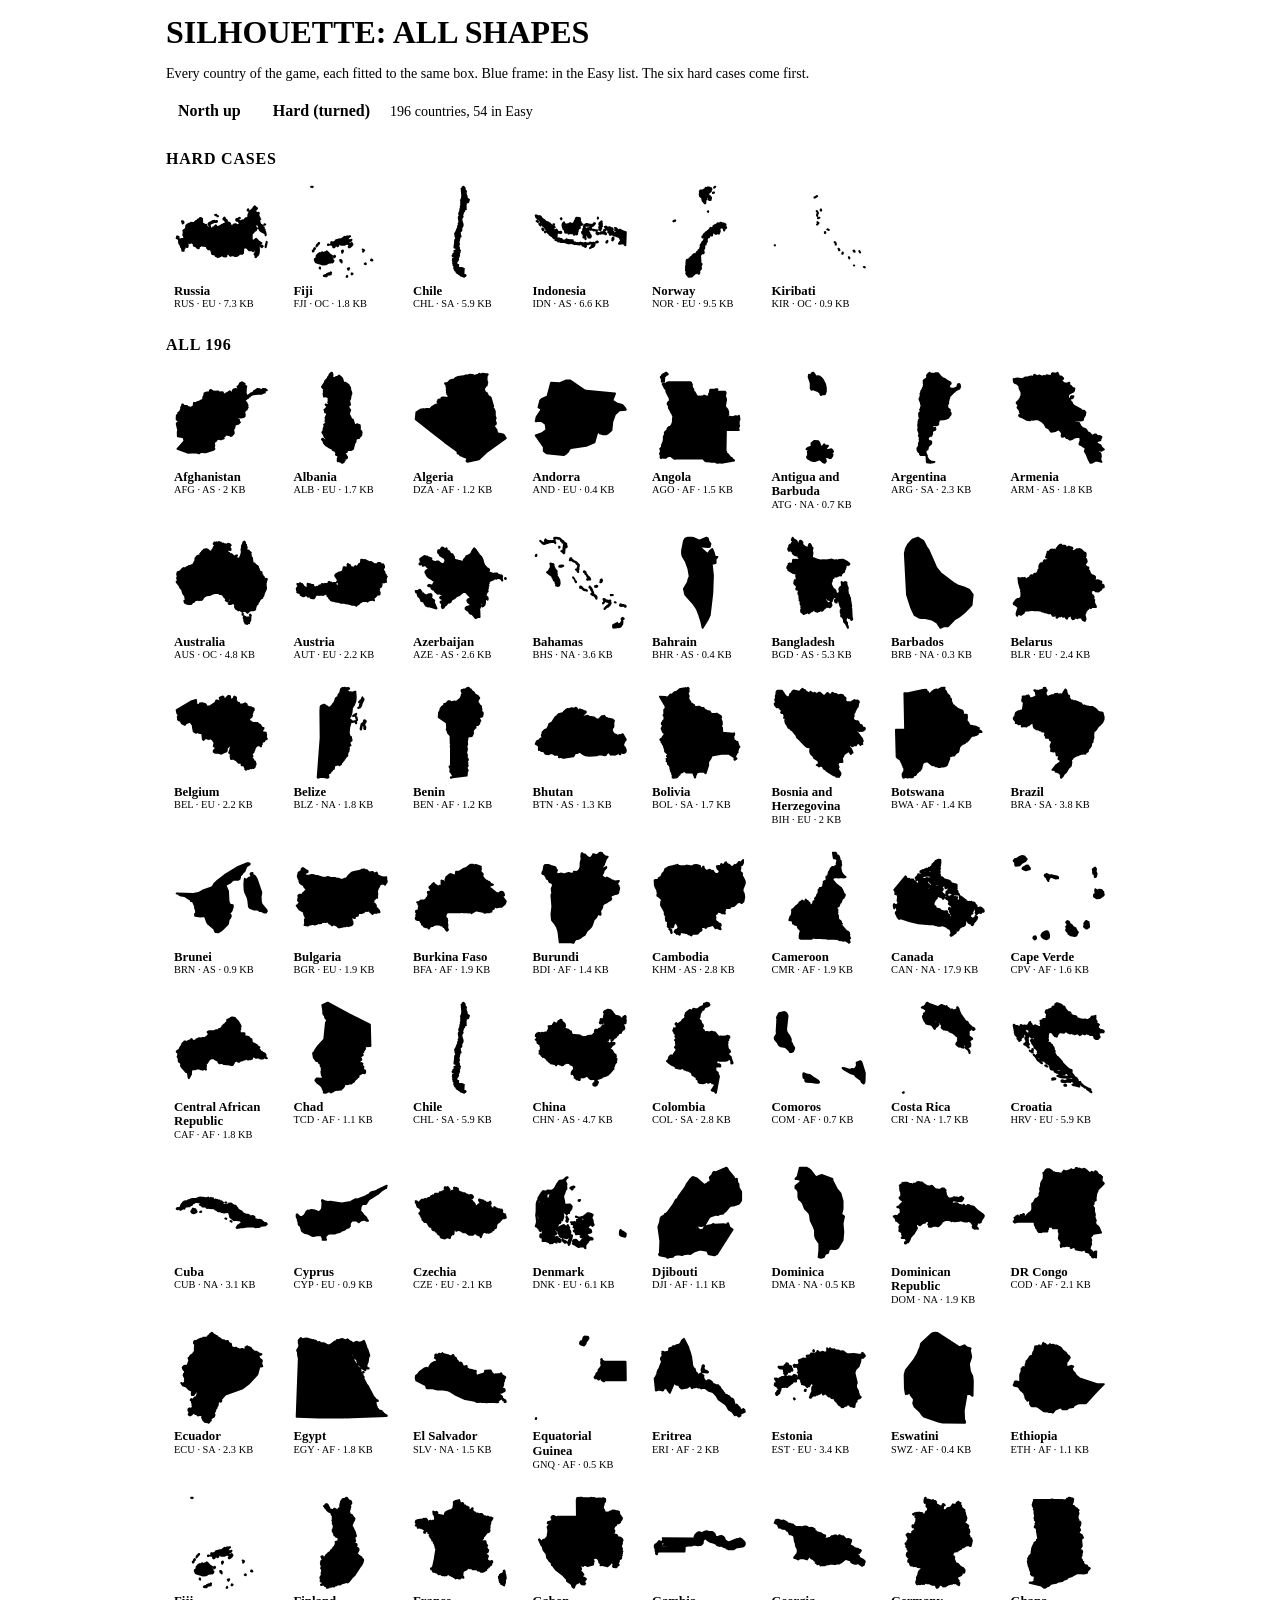
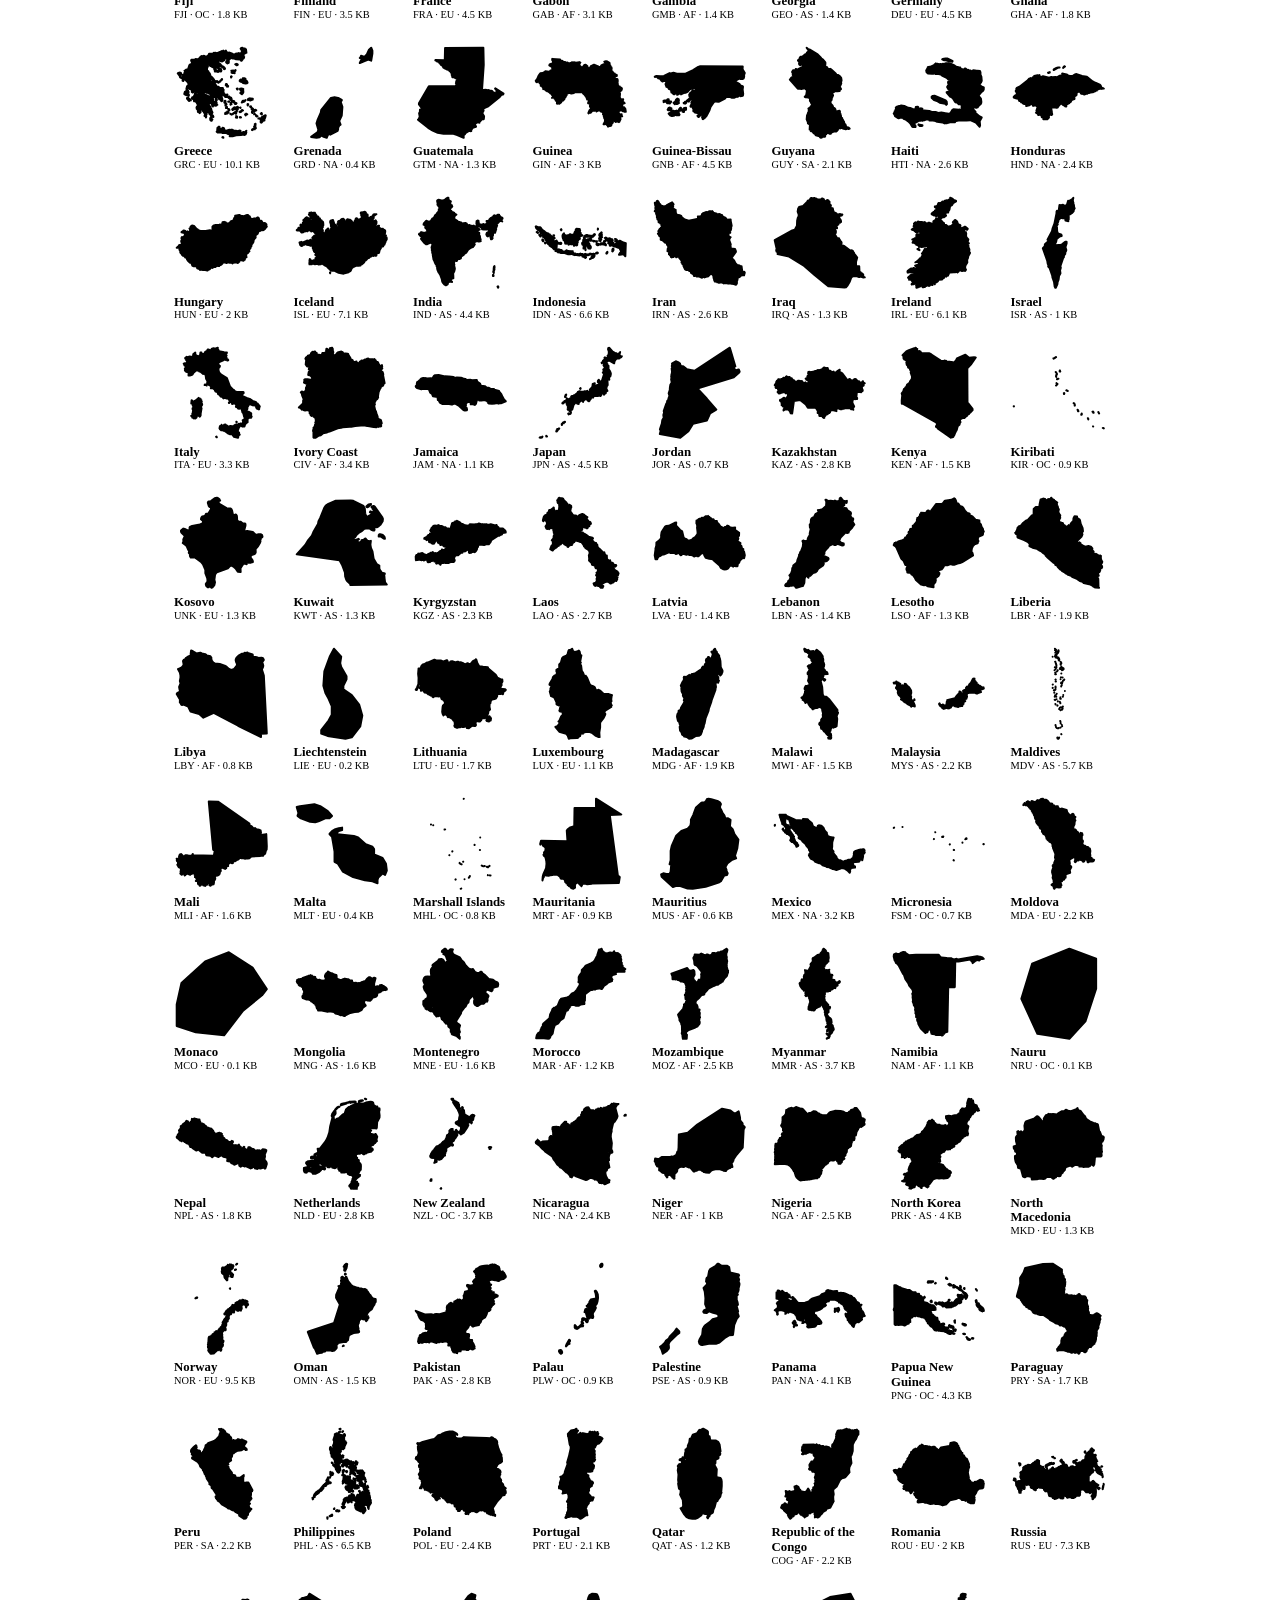
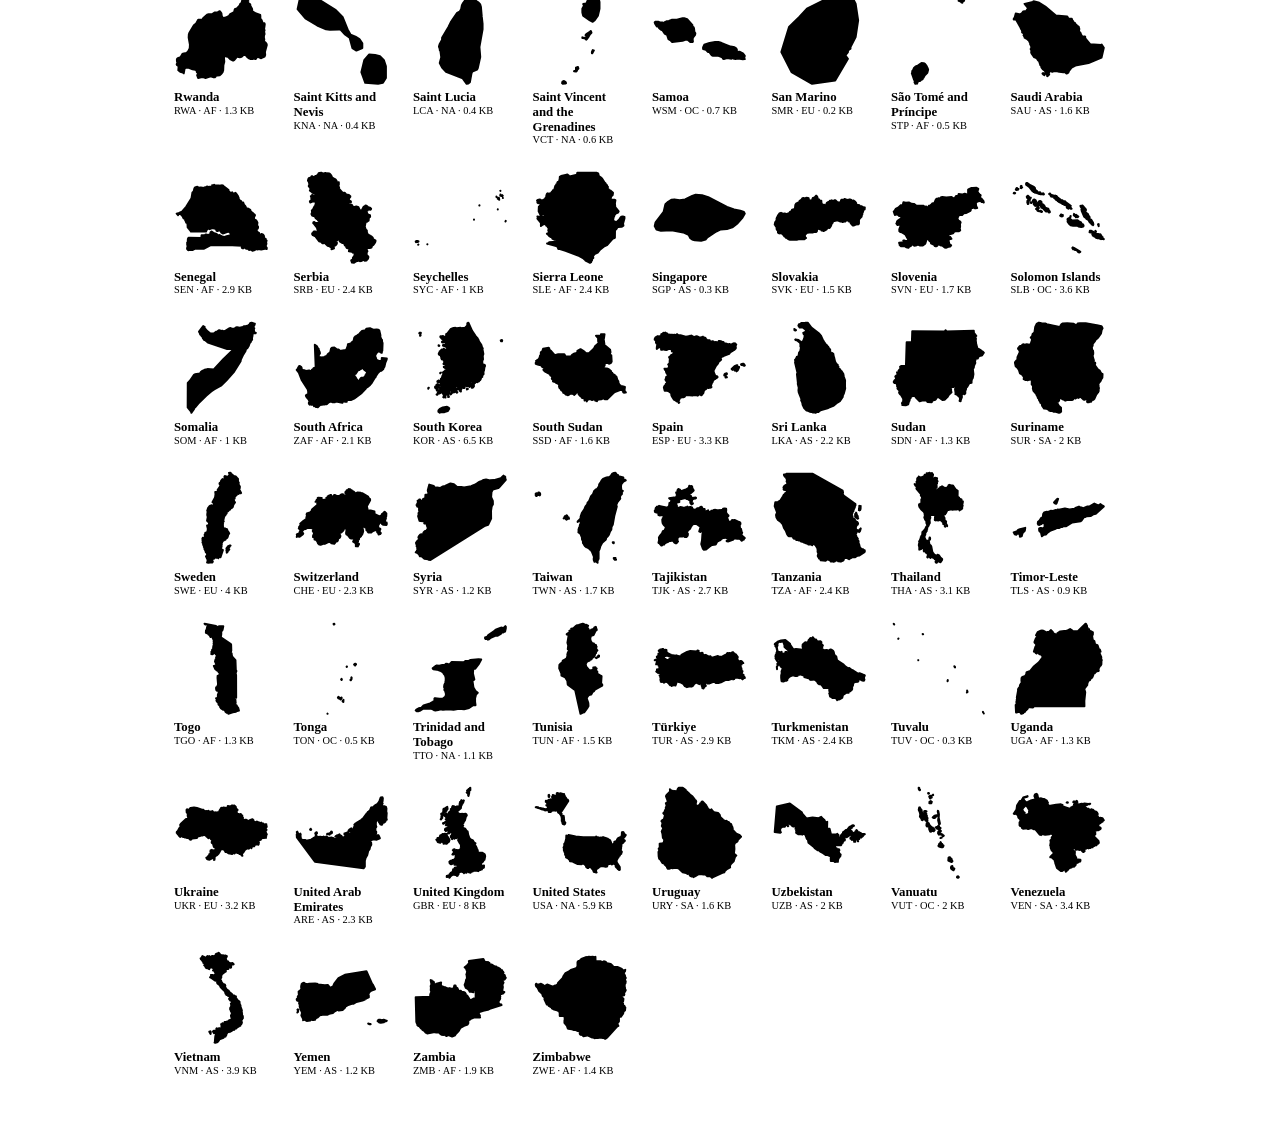
<file: check.html>
<!doctype html>
<html lang="en">
<head>
<meta charset="utf-8">
<meta name="viewport" content="width=device-width,initial-scale=1">
<title>Silhouette · all shapes</title>
<link rel="stylesheet" href="https://fonts.googleapis.com/css2?family=Big+Shoulders+Display:wght@700;900&family=Barlow+Semi+Condensed:wght@400;500;600;700&family=JetBrains+Mono:wght@400;500&display=swap">
<link rel="stylesheet" href="style.css">
<style>
/* check page: every silhouette at the size it has in the game, to look them over */
body{margin:0}
.wrap{max-width:980px}
h1{font-family:var(--display);font-weight:900;text-transform:uppercase;margin:0;font-size:2rem}
.bar{display:flex;flex-wrap:wrap;gap:8px;align-items:center}
.bar button{border:1.5px solid var(--ink);border-radius:5px;background:var(--sheet);padding:6px 12px;font-weight:600}
.bar button[aria-pressed="true"]{background:var(--ink);color:var(--paper)}
.grid{display:grid;grid-template-columns:repeat(auto-fill,minmax(104px,1fr));gap:8px}
.grid h2{grid-column:1/-1;margin:10px 0 0;font-size:1rem;text-transform:uppercase;letter-spacing:.05em;color:var(--ink-2)}
figure{margin:0;background:var(--sheet);border:1.5px solid var(--rule);border-radius:6px;padding:8px;display:flex;flex-direction:column;gap:4px}
figure.easy{border-color:var(--sea)}
.sil{width:100%;aspect-ratio:1;color:var(--ink);display:block}
figcaption{font-size:.8rem;line-height:1.15;font-weight:600}
figcaption small{display:block;font-family:var(--mono);font-weight:400;color:var(--ink-2);font-size:.65rem}
</style>
</head>
<body>
<div class="wrap">
  <h1>Silhouette: all shapes</h1>
  <p class="hint">Every country of the game, each fitted to the same box. Blue frame: in the Easy list. The six hard cases come first.</p>
  <div class="bar"><button id="up" aria-pressed="true">North up</button><button id="hard" aria-pressed="false">Hard (turned)</button><span class="hint" id="info"></span></div>
  <div class="grid" id="grid"></div>
</div>
<script src="countries.js"></script>
<script src="silhouette.js"></script>
<script>
const TRICKY=['RUS','FJI','CHL','IDN','NOR','KIR'];
let hard=false,seed=1;
function draw(){const rand=rng(seed),fig=c=>`<figure class="${c.e?'easy':''}">${silSVG(c.c,hard?hardTurn(rand):0)}<figcaption>${c.n}<small>${c.c} · ${c.r}${hard?'':' · '+Math.round(c.p.length/100)/10+' KB'}</small></figcaption></figure>`;
  document.getElementById('grid').innerHTML='<h2>Hard cases</h2>'+TRICKY.map(k=>fig(byCode[k])).join('')+'<h2>All '+COUNTRIES.length+'</h2>'+COUNTRIES.map(fig).join('');
  document.getElementById('info').textContent=COUNTRIES.length+' countries, '+COUNTRIES.filter(c=>c.e).length+' in Easy';
  document.getElementById('up').setAttribute('aria-pressed',!hard);document.getElementById('hard').setAttribute('aria-pressed',hard)}
document.getElementById('up').onclick=()=>{hard=false;draw()};
document.getElementById('hard').onclick=()=>{hard=true;seed++;draw()};
draw();
</script>
</body>
</html>
</file>
<file: style.css>
/* Layout shared by Connections, Top 10 and Silhouette. Colours, fonts and the common pieces come from Geomingo
   (../geo-games/brand/geomingo.css, loaded after this file); this file keeps the layout. */
*{box-sizing:border-box}
html,body{min-height:100%}
.wrap{max-width:560px;margin:0 auto;padding-inline:16px;padding-block:14px 40px;display:flex;flex-direction:column;gap:14px}
button,input{font:inherit;color:inherit}
button{cursor:pointer}
:focus-visible{outline:2.5px solid var(--sea);outline-offset:2px}

header.top{display:flex;align-items:baseline;justify-content:space-between;gap:12px}
.brand{cursor:pointer;font-family:var(--display);font-weight:900;font-size:2.1rem;letter-spacing:.02em;line-height:1;text-transform:uppercase;margin:0}
.brand span{color:var(--sea)}
.coord{font-family:var(--mono);font-size:.72rem;color:var(--ink-2);letter-spacing:.04em}

.panel{background:var(--sheet);border:1px solid var(--rule);border-radius:6px;box-shadow:var(--shadow);padding:16px;display:flex;flex-direction:column;gap:16px}
.field{display:flex;flex-direction:column;gap:8px}
.label{font-size:.78rem;font-weight:700;letter-spacing:.09em;text-transform:uppercase;color:var(--ink-2)}
.seg{display:flex;border:1px solid var(--rule);border-radius:5px;overflow:hidden}
.seg button{flex:1;background:transparent;border:0;border-right:1px solid var(--rule);padding:10px 6px;font-weight:600;font-size:1rem}
.seg button:last-child{border-right:0}
.seg button[aria-pressed="true"]{background:var(--ink);color:var(--sheet)}
.players{display:flex;flex-direction:column;gap:8px}
.prow{display:flex;gap:8px;align-items:center}
.pin{width:14px;height:14px;border-radius:50% 50% 50% 0;transform:rotate(-45deg);flex:none}
.prow input{flex:1;min-width:0;border:1px solid var(--rule);background:var(--paper);border-radius:4px;padding:9px 10px}
.row-btns{display:flex;gap:8px}
.ghost{background:transparent;border:1px solid var(--rule);border-radius:4px;padding:8px 12px;font-weight:600}
.ghost:disabled{opacity:.4;cursor:default}
.primary{background:var(--sea);color:var(--sheet);border:0;border-radius:5px;padding:14px;font-weight:700;font-size:1.1rem;letter-spacing:.04em;text-transform:uppercase}
.code-in{border:1px solid var(--rule);background:var(--paper);border-radius:4px;padding:10px;font-family:var(--mono);text-transform:uppercase;letter-spacing:.08em;width:100%}
.hint{font-size:.88rem;color:var(--ink-2);margin:0}
.rules{margin:0;padding-left:18px;font-size:.93rem;color:var(--ink-2);display:flex;flex-direction:column;gap:4px}

/* game */
.status{display:flex;align-items:center;gap:10px;background:var(--sheet);border:1px solid var(--rule);border-radius:6px;padding:10px 12px;box-shadow:var(--shadow);position:relative;overflow:hidden}
.status .who{font-weight:700;font-size:1.1rem;flex:1;min-width:0;white-space:nowrap;overflow:hidden;text-overflow:ellipsis}
.status .sub{font-family:var(--mono);font-size:.75rem;color:var(--ink-2)}
.tbar{position:absolute;left:0;bottom:0;height:3px;background:var(--sea);transition:width .25s linear}
.scores{display:flex;flex-wrap:wrap;gap:6px}
.chip{display:flex;align-items:center;gap:6px;border:1px solid var(--rule);border-radius:999px;padding:4px 10px 4px 8px;font-weight:600;font-size:.9rem;background:var(--sheet)}
.chip.on{border-color:var(--ink);box-shadow:inset 0 0 0 1px var(--ink)}
.chip b{font-family:var(--mono);font-weight:500}

.board-wrap{overflow-x:auto}
.board{display:grid;gap:0;background:var(--sheet);border:1.5px solid var(--ink);border-radius:4px;box-shadow:var(--shadow)}
.hd{padding:6px 5px;font-size:.8rem;font-weight:600;line-height:1.15;display:flex;flex-direction:column;justify-content:center;gap:3px;border-color:var(--rule);border-style:dashed;border-width:0;text-wrap:balance;overflow-wrap:anywhere;hyphens:auto}
.hd .ref{font-family:var(--mono);font-size:.62rem;color:var(--sea);font-weight:500;letter-spacing:.05em}
.hd.col{border-left-width:1px;border-bottom:1.5px solid var(--ink);text-align:center;align-items:center;justify-content:flex-end}
.hd.rowh{border-top-width:1px;border-right:1.5px solid var(--ink)}
.cbrand{font-family:var(--display);font-weight:900;text-transform:uppercase;line-height:.92;letter-spacing:.02em;color:var(--ink);font-size:1.25rem;display:flex;flex-direction:column;align-items:center}
.cbrand span{color:var(--sea)}
.b4 .cbrand{font-size:1.05rem}.b5 .cbrand{font-size:.88rem}
.namecard{display:flex;flex-direction:column;gap:14px}
.roomcode{font-family:var(--mono);font-size:2.6rem;letter-spacing:.18em;margin:0;color:var(--sea);font-weight:500}
.lp{display:flex;align-items:center;gap:10px;padding:8px 10px;border:1px solid var(--rule);border-radius:5px;font-weight:600}
.lp .tag{margin-left:auto;font-family:var(--mono);font-size:.72rem;color:var(--ink-2);font-weight:500}
.lp.off{opacity:.45}
.joinrow{display:flex;gap:8px}.joinrow input{flex:1;min-width:0}
.chip.off{opacity:.45}
.namecard input{border:1.5px solid var(--ink);background:var(--paper);border-radius:5px;padding:12px;font-size:1.15rem;width:100%}
.userline{display:flex;align-items:center;gap:8px;font-weight:600}
.userline .ghost{padding:4px 10px;font-size:.85rem}
.hd.col,.hd.rowh,.corner{aspect-ratio:1;min-width:0;overflow:hidden}
.hd .ht{display:block;max-width:100%;font-size:1.05rem;font-weight:700;line-height:1.08;letter-spacing:.005em}
.b4 .hd .ht{font-size:1rem}
.b5 .hd .ht{font-size:.95rem}
.hd{overflow-wrap:normal;hyphens:manual}
.board .hd,.board.b4 .hd,.board.b5 .hd{padding:2mm}
.board.b5 .hd{padding:1.2mm}
.board.b5 .hd .ref{font-size:.58rem}
.board .corner{padding:2mm}
.board .hd .ref{line-height:1}
/* letter and title travel together (no gap); all squares of the same header line share one top offset,
   so A, B, C (and 1, 2, 3) sit at the same height. The offset is set in fitHeaders(). */
.board .hd.col,.board .hd.rowh{justify-content:flex-start;gap:1px}
.hd .ht .ib{display:inline-block;margin-left:0;margin-right:0;width:1.05em;height:1.05em;line-height:.95em;text-align:center;font-size:.8em;vertical-align:.08em;white-space:nowrap}
.board .hd .ht{hyphens:auto;-webkit-hyphens:auto}
.board .hd.col,.board .hd.rowh{align-items:center;text-align:center}
.board .hd .ht{text-align:center}
.b5 .hd{font-size:.6rem;line-height:1.1}
.corner{border-right:1.5px solid var(--ink);border-bottom:1.5px solid var(--ink);display:flex;align-items:center;justify-content:center;font-family:var(--mono);font-size:.62rem;color:var(--ink-2);padding:4px;text-align:center}
.cell{aspect-ratio:1;border:0;border-left:1px dashed var(--rule);border-top:1px dashed var(--rule);background:transparent;display:flex;flex-direction:column;align-items:center;justify-content:center;gap:2px;padding:3px;position:relative;min-width:0}
.cell .plus{width:40%;max-width:28px;aspect-ratio:1;position:relative;opacity:.35}
.cell .plus::before,.cell .plus::after{content:"";position:absolute;background:var(--ink);left:50%;top:50%;transform:translate(-50%,-50%)}
.cell .plus::before{width:100%;height:1.5px}.cell .plus::after{height:100%;width:1.5px}
.cell:hover .plus{opacity:.7}
.cell.sel{background:var(--sea-soft);box-shadow:inset 0 0 0 2px var(--sea)}
.cell .fl{font-size:1.6rem;line-height:1}
.cell .nm{font-size:.72rem;font-weight:600;line-height:1.05;text-align:center;overflow-wrap:anywhere}
.cell.taken{cursor:default}
.cell .cnt{position:absolute;right:4px;bottom:3px;font-family:var(--mono);font-size:.6rem;color:var(--ink-2)}
.cell.miss .nm{color:var(--ink-2);font-weight:500}
.o0{background:var(--p0-soft)}.o1{background:var(--p1-soft)}.o2{background:var(--p2-soft)}.o3{background:var(--p3-soft)}.o4{background:var(--p4-soft)}.o5{background:var(--p5-soft)}
.o0::after,.o1::after,.o2::after,.o3::after,.o4::after,.o5::after{content:"";position:absolute;left:0;top:0;width:6px;height:6px;border-radius:0 0 6px 0}
.o0::after{background:var(--p0)}.o1::after{background:var(--p1)}.o2::after{background:var(--p2)}.o3::after{background:var(--p3)}.o4::after{background:var(--p4)}.o5::after{background:var(--p5)}
.b4 .hd{font-size:.74rem}.b4 .cell .fl{font-size:1.35rem}.b4 .cell .nm{font-size:.66rem}
.b5 .hd{font-size:.66rem;padding:5px 3px}.b5 .cell .fl{font-size:1.15rem}.b5 .cell .nm{font-size:.58rem}
.actions{display:flex;gap:8px;flex-wrap:wrap}
.actions .ghost{flex:1;min-width:110px}

/* guess sheet */
.sheet{position:fixed;left:0;right:0;bottom:0;z-index:20;background:var(--sheet);border-top:1.5px solid var(--ink);box-shadow:0 -12px 30px -10px rgba(0,0,0,.35);padding:14px 16px calc(14px + env(safe-area-inset-bottom,0px));display:flex;flex-direction:column;gap:10px;max-width:560px;margin:0 auto;border-radius:10px 10px 0 0}
.sheet .q{display:flex;flex-wrap:wrap;gap:4px 8px;align-items:center;font-weight:600;font-size:.95rem}
.sheet .q i{font-style:normal;color:var(--ink-2);font-family:var(--mono);font-size:.75rem}
.sheet input{width:100%;border:1.5px solid var(--ink);border-radius:5px;padding:12px;font-size:1.1rem;background:var(--paper)}
.sugg{list-style:none;margin:0;padding:0;display:flex;flex-direction:column;max-height:42vh;overflow-y:auto}
.sugg button{width:100%;text-align:left;background:transparent;border:0;border-bottom:1px solid var(--rule);padding:10px 4px;display:flex;gap:10px;align-items:center;font-size:1.02rem}
.sugg button:disabled{opacity:.4;cursor:default}
.sugg .tag{margin-left:auto;font-family:var(--mono);font-size:.7rem;color:var(--ink-2)}
.sheet .bar{display:flex;gap:8px}
.sheet .bar .ghost{flex:1}
.scrim{position:fixed;inset:0;background:rgba(10,20,30,.35);z-index:19}

.hd[data-info]{cursor:pointer}
.hd[data-info]:hover{background:var(--sea-soft)}
.ib{display:inline-flex;align-items:center;justify-content:center;width:1.25em;height:1.25em;margin:0 .35em;border:1px solid currentColor;border-radius:50%;font-family:Georgia,"Times New Roman",serif;font-style:italic;font-weight:700;font-size:.95em;line-height:1;vertical-align:middle;color:var(--sea)}
.qcat{background:transparent;border:0;padding:0;font-weight:600;font-size:inherit;text-align:left;display:inline-flex;align-items:center}
.infobox{position:fixed;left:50%;top:50%;transform:translate(-50%,-50%);z-index:31;width:min(420px,calc(100% - 32px));background:var(--sheet);border:1.5px solid var(--ink);border-radius:8px;box-shadow:var(--shadow);padding:18px;display:flex;flex-direction:column;gap:12px}
.infobox h2{font-family:var(--display);font-weight:900;text-transform:uppercase;font-size:1.6rem;line-height:1.05;margin:0;text-wrap:balance}
.infobox p{margin:0;font-size:1rem;color:var(--ink)}
.infobox .meta{font-family:var(--mono);font-size:.75rem;color:var(--ink-2)}
.infoscrim{position:fixed;inset:0;background:rgba(10,20,30,.45);z-index:30}
/* guessed square: points in the top-right corner, name centred at the bottom */
.pts{position:absolute;top:0;right:0;border-radius:0 0 0 3px;font-family:var(--mono);font-size:.62rem;background:rgba(8,16,26,.78);color:#fff;padding:1px 4px;line-height:1.2;white-space:nowrap}
.flagbox{position:relative}
.cell .val{position:absolute;right:4px;bottom:3px;font-family:var(--mono);font-size:.66rem;color:var(--ink-2)}
.b5 .cell .val,.b5 .pts{font-size:.55rem}
.bd{margin:-6px 0 0 38px}.bdline{font-family:var(--mono);font-size:.75rem!important}
.helpbox{max-height:calc(100% - 48px);overflow-y:auto;top:24px;transform:translateX(-50%)}
.helpbox h3{font-size:.8rem;letter-spacing:.09em;text-transform:uppercase;color:var(--ink-2);margin:6px 0 0}
.helpbox ul{margin:0;padding-left:18px;display:flex;flex-direction:column;gap:4px}
.ptable{border-collapse:collapse;font-family:var(--mono);font-size:.85rem}
.ptable td{border-top:1px solid var(--rule);padding:4px 10px 4px 0}
.helpbtn{background:transparent;border:1px solid var(--rule);border-radius:999px;padding:5px 12px;font-weight:600;font-size:.9rem;white-space:nowrap}
.foot{max-width:560px;margin:0 auto;padding-inline:16px;padding-block:0 28px;display:flex;justify-content:center}
.linkbtn{background:transparent;border:0;color:var(--ink-2);font-size:.85rem;text-decoration:underline;text-underline-offset:3px;padding:6px}
.credits dl{margin:0;display:flex;flex-direction:column;gap:10px}
.credits dt{font-weight:700}
.credits dd{margin:2px 0 0;color:var(--ink-2);font-size:.92rem}
.credits a{color:var(--sea)}
.handoff{position:fixed;inset:0;z-index:35;background:var(--paper);display:flex;flex-direction:column;align-items:center;justify-content:center;gap:16px;padding:24px 16px calc(24px + env(safe-area-inset-bottom,0px));text-align:center}
.handoff h2{font-family:var(--display);font-weight:900;text-transform:uppercase;font-size:2.6rem;line-height:1;margin:0;text-wrap:balance}
.handoff p{margin:0;color:var(--ink-2);max-width:32ch}
.handoff .scores{justify-content:center}
.handoff .primary{min-width:220px}
.pin.big{width:34px;height:34px}
.toast{position:fixed;left:50%;top:calc(14px + env(safe-area-inset-top,0px));transform:translateX(-50%);z-index:40;background:var(--ink);color:var(--sheet);padding:10px 16px;border-radius:5px;font-weight:600;box-shadow:var(--shadow);max-width:calc(100% - 32px);text-align:center}
.toast.bad{background:var(--bad);color:#fff}
.toast.good{background:var(--good);color:#fff}

/* results */
.podium{display:flex;flex-direction:column;gap:8px}
.place{display:flex;align-items:center;gap:10px;padding:10px 12px;border:1px solid var(--rule);border-radius:5px}
.place .rk{font-family:var(--display);font-weight:900;font-size:1.6rem;width:28px}
.place .nm{flex:1;font-weight:700;font-size:1.1rem}
.place .pt{font-family:var(--mono)}
.place.win{border-color:var(--ink);box-shadow:inset 0 0 0 1px var(--ink)}
.big{font-family:var(--display);font-weight:900;font-size:2.6rem;line-height:1;margin:0;text-transform:uppercase;text-wrap:balance}
.answers{display:flex;flex-direction:column;gap:6px}
.answers p{margin:0;font-size:.95rem}
.sharebtns{display:flex;flex-direction:column;gap:8px}
.sharebtns a{display:block;text-align:center;text-decoration:none}
.sep{border:0;border-top:1px solid var(--rule);margin:2px 0;width:100%}
/* home: three big cards */
.home{display:flex;flex-direction:column;gap:12px}
.hcard{display:flex;flex-direction:column;align-items:flex-start;gap:4px;width:100%;text-align:left;background:var(--sheet);border:1px solid var(--rule);border-radius:8px;padding:16px;box-shadow:var(--shadow)}
.hcard.ac{border:2px solid var(--sea);padding:15px}
button.hcard:hover,button.hcard:active{border-color:var(--sea);background:var(--sea-soft)}
.hcard .dboard{width:100%;margin-top:8px}
.menuscrim{position:fixed;inset:0;z-index:28}
.menubox{position:fixed;z-index:29;top:calc(58px + env(safe-area-inset-top,0px));left:50%;transform:translateX(-50%);width:min(560px,100%);padding:0 16px;display:flex;flex-direction:column;align-items:flex-end;pointer-events:none}
.menubox .mitem{pointer-events:auto;width:min(280px,100%);text-align:left;background:var(--sheet);border:1px solid var(--rule);border-top-width:0;padding:13px 16px;font-weight:600;font-size:1rem}
.menubox .mitem:first-child{border-top-width:1px;border-radius:8px 8px 0 0}
.menubox .mitem:last-child{border-radius:0 0 8px 8px;box-shadow:var(--shadow)}
.menubox .mitem:hover{background:var(--sea-soft)}
.menubox .mitem{display:flex;align-items:center;gap:14px}
.menubox .mitem .ico{width:20px;height:20px;color:var(--sea)}
.menubox .mitem.out{color:var(--ink-2);border-top:1px solid var(--ink-2)}
.menubox .mitem.out .ico{color:var(--ink-2)}
.ico{flex:none;fill:none;stroke:currentColor;stroke-width:2;stroke-linecap:round;stroke-linejoin:round}
#menu{display:inline-flex;align-items:center;gap:6px}
#menu .ico{width:18px;height:18px}
/* archive of past daily grids */
.arch{list-style:none;margin:0;padding:0;display:flex;flex-direction:column;gap:8px}
.arch button{width:100%;display:flex;align-items:center;gap:12px;text-align:left;background:var(--sheet);border:1px solid var(--rule);border-radius:6px;padding:10px 12px}
.arch button:hover{border-color:var(--sea)}
.arch .an{font-family:var(--display);font-weight:900;font-size:1.5rem;min-width:52px;color:var(--sea)}
.arch .ad{flex:1;display:flex;flex-direction:column;gap:2px}
.arch .ad small{color:var(--ink-2);font-size:.85rem}
.arch .as{font-family:var(--mono);font-size:.78rem;color:var(--ink-2);text-align:right}
.arch .as.done{color:var(--good)}
.arch .dsq{width:44px;gap:2px}
.corner.dnum{flex-direction:column;gap:2px;padding:4px}
.corner.dnum .dl{font-family:var(--mono);font-size:.68rem;letter-spacing:.18em;text-transform:uppercase;color:var(--ink-2)}
.corner.dnum .dn{font-family:var(--display);font-weight:900;font-size:2rem;line-height:.9;color:var(--sea);letter-spacing:.01em}
.b5 .corner.dnum .dn,.corner.dnum .dn.long{font-size:1.45rem}
.hrow{display:grid;grid-template-columns:1fr 1fr;gap:12px}
.c4{--pc:var(--p4);--pc-soft:color-mix(in srgb,var(--p4) 22%,transparent)}.c5{--pc:var(--p5);--pc-soft:color-mix(in srgb,var(--p5) 22%,transparent)}
.qrules{gap:6px}.qrules .hint{font-size:1rem}
.userline{flex-wrap:wrap}
.stats .label{margin-top:4px}
.stgrid{display:grid;grid-template-columns:repeat(3,minmax(0,1fr));gap:8px}
.st{border:1px solid var(--rule);border-radius:6px;padding:10px 8px;display:flex;flex-direction:column;align-items:center;gap:2px;text-align:center}
.st b{font-family:var(--display);font-weight:900;font-size:1.6rem;line-height:1;color:var(--ink)}
.st span{font-size:.8rem;color:var(--ink-2)}
.sttab{width:100%;border-collapse:collapse;font-size:.9rem}
.sttab th{font-size:.72rem;letter-spacing:.06em;text-transform:uppercase;color:var(--ink-2);font-weight:600;text-align:right;padding:4px}
.sttab td{text-align:right;padding:6px 4px;border-top:1px solid var(--rule);font-family:var(--mono)}
.sttab td:first-child,.sttab th:first-child{text-align:left;font-family:var(--ui);font-weight:600}
[data-stats]{cursor:pointer}
.lbl li[data-stats]:hover{background:var(--sea-soft)}
.orline{display:flex;align-items:center;gap:10px;color:var(--ink-2);font-size:.9rem}
.orline::before,.orline::after{content:"";flex:1;border-top:1px solid var(--rule)}
.acct{margin-left:auto;font-family:var(--mono);font-size:.75rem;color:var(--good)}
.gbanner{display:flex;align-items:center;gap:10px;background:var(--sea-soft);border:1px solid var(--sea);border-radius:8px;padding:10px 12px;font-weight:600}
.gbanner span{flex:1}
.gbanner .primary{padding:6px 14px;font-size:.9rem}
.gbanner .linkbtn{text-decoration:none;color:var(--ink-2);padding:4px}
.userline .uright{margin-left:auto;display:flex;align-items:center;gap:8px}
.hrow .hcard>.ht{font-size:1.4rem}
.dsum{display:flex;align-items:center;gap:16px;margin:4px 0}
.dsq{display:grid;gap:4px;width:88px;flex:none}
.dsq i{aspect-ratio:1;border-radius:3px;background:var(--rule)}
.dsq i.on{background:var(--good)}
.dtxt{display:flex;flex-direction:column;gap:2px}
.hrank{font-size:.95rem;color:var(--ink)}.hrank b{font-family:var(--display);font-weight:900;font-size:1.15rem;color:var(--sea)}
.lbl{list-style:none;margin:0;padding:0;display:flex;flex-direction:column}
.lbl li{display:flex;align-items:center;gap:10px;padding:7px 4px;border-bottom:1px solid var(--rule)}
.lbl li:last-child{border-bottom:0}
.lbl li.me{background:var(--sea-soft);border-radius:4px}
.lbl .rk{width:26px;font-family:var(--display);font-weight:900;font-size:1.15rem}
.lbl .nm{flex:1;font-weight:600;min-width:0;overflow:hidden;text-overflow:ellipsis;white-space:nowrap}
.lbl .sq{font-family:var(--mono);font-size:.75rem;color:var(--ink-2)}
.lbl .pt{font-family:var(--mono);min-width:44px;text-align:right}
.lbl .gap{justify-content:center;color:var(--ink-2);border-bottom:0;padding:2px}
.dstats{margin-left:auto;display:flex;flex-direction:column;gap:4px;padding-left:16px;border-left:1px solid var(--rule);font-size:.9rem;color:var(--ink-2)}
.dstats>span{white-space:nowrap}
.dstats b{font-family:var(--display);font-weight:900;font-size:1.3rem;color:var(--ink);margin-right:5px}
.dtxt .ht{white-space:nowrap}
@media (max-width:420px){.dsum{gap:12px}.dsq{width:72px}.dtxt .ht{font-size:1.35rem}.dstats{padding-left:12px}.dstats b{font-size:1.15rem}}
.dtxt .ht{font-family:var(--display);font-weight:900;text-transform:uppercase;font-size:1.7rem;line-height:1;letter-spacing:.02em}
.dtxt .hs{color:var(--ink-2)}
.tdiag{flex-basis:100%;font-size:.7rem;line-height:1.5;color:var(--ink-2)}
.testbar{flex-wrap:wrap;display:flex;align-items:center;justify-content:space-between;gap:10px;padding:8px 12px;border:1.5px dashed var(--bad);border-radius:6px;font-family:var(--mono);font-size:.8rem;color:var(--bad)}
.hcard>.ht,.backline .ht{font-family:var(--display);font-weight:900;text-transform:uppercase;font-size:1.7rem;line-height:1;letter-spacing:.02em}
.hcard>.hs{color:var(--ink-2);font-size:1rem}
.hcard>.hm{font-family:var(--mono);font-size:.75rem;color:var(--sea);letter-spacing:.04em}
.backline{display:flex;align-items:center;gap:10px}.backline .linkbtn{padding:4px 0}.backline .ht{font-size:1.4rem}
.dres{margin:0;font-size:1.05rem}
.answers .hdr{font-weight:700;display:flex;align-items:baseline;gap:12px}
.answers .nsol{margin-left:auto;color:var(--ink-2);font-weight:500;white-space:nowrap}
.sharebox{font-family:var(--mono);font-size:.85rem;white-space:pre-wrap;overflow-wrap:anywhere;background:var(--paper);border:1px solid var(--rule);border-radius:4px;padding:10px;user-select:all;margin:0}
@media (prefers-reduced-motion:reduce){*{transition:none!important;animation:none!important}}
@keyframes pop{from{transform:scale(.6);opacity:.2}to{transform:none;opacity:1}}
.cell.new{animation:pop .35s cubic-bezier(.3,1.6,.6,1)}
.cell.flag{padding:5px;background:transparent}
.cell.flag::after{display:none}
.flagbox{width:100%;height:100%;border-radius:4px;background-size:cover;background-position:center;background-repeat:no-repeat;display:flex;align-items:flex-end;overflow:hidden;border:3px solid var(--pc,var(--sea));box-shadow:0 0 0 2px var(--pc-soft,transparent)}
.flagbox .nm{width:100%;background:rgba(8,16,26,.66);color:#fff;padding:2px 3px 3px;font-weight:600;text-align:center;overflow-wrap:normal;line-height:1.05}
.b5 .cell.flag{padding:3.5px}
.c0{--pc:var(--p0);--pc-soft:color-mix(in srgb,var(--p0) 22%,transparent)}.c1{--pc:var(--p1);--pc-soft:color-mix(in srgb,var(--p1) 22%,transparent)}.c2{--pc:var(--p2);--pc-soft:color-mix(in srgb,var(--p2) 22%,transparent)}.c3{--pc:var(--p3);--pc-soft:color-mix(in srgb,var(--p3) 22%,transparent)}
.mini{width:20px;height:20px;border-radius:3px;object-fit:cover;flex:none;vertical-align:-5px;box-shadow:0 0 0 1px var(--rule)}
/* games menu (games.js): top-left button with the three daily games, shared by every page */
.tl{display:flex;align-items:center;gap:10px;min-width:0}
.gamesbtn{display:inline-flex;align-items:center;gap:6px;align-self:center}
.gamesbtn .ico{width:16px;height:16px}
@media (max-width:420px){.gamesbtn{font-size:0;gap:0;padding:6px 8px}.gamesbtn .ico{width:18px;height:18px}.tl{gap:8px}}
.gmenu{position:fixed;z-index:29;left:max(16px,calc(50% - 264px));width:min(300px,calc(100% - 32px));display:flex;flex-direction:column;background:var(--sheet);border:1px solid var(--rule);border-radius:8px;box-shadow:var(--shadow);overflow:hidden}
.gmhead{font-size:.72rem;font-weight:700;letter-spacing:.09em;text-transform:uppercase;color:var(--ink-2);padding:10px 16px 6px}
.gmitem{display:flex;align-items:center;gap:12px;padding:12px 16px;border-top:1px solid var(--rule);color:var(--ink);text-decoration:none}
.gmitem:hover{background:var(--sea-soft)}
.gmitem.here{box-shadow:inset 3px 0 0 var(--sea)}
.gmtxt{flex:1;display:flex;flex-direction:column;gap:1px;min-width:0}
.gmtxt b{font-family:var(--display);font-weight:900;text-transform:uppercase;font-size:1.25rem;line-height:1;letter-spacing:.02em}
.gmtxt small{color:var(--ink-2);font-size:.85rem}
.gmst{font-family:var(--mono);font-size:.72rem;color:var(--ink-2);white-space:nowrap}
.gmst.done{color:var(--good)}
a.primary{display:block;text-align:center;text-decoration:none}
/* Connections and Top 10 headers: on phones the corner label (Daily #1) is hidden to make room; the result still shows the number */
.mini-top .brand{font-size:1.9rem}
@media (max-width:420px){.mini-top .coord{display:none}.mini-top .brand{font-size:1.75rem}}
</file>
